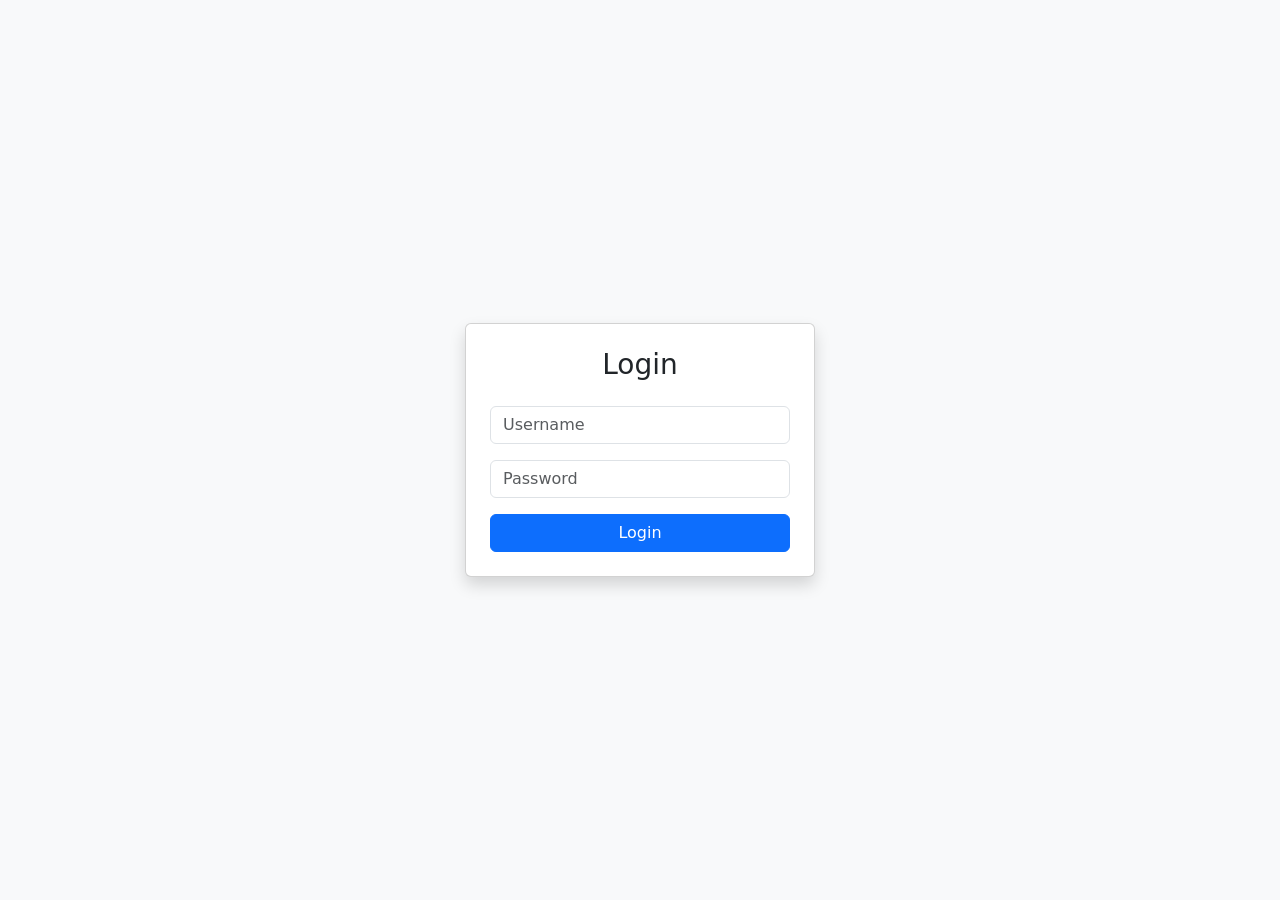
<file: Login/index.html>
<!DOCTYPE html>
<html lang="en">
<head>
    <meta charset="UTF-8">
    <meta name="viewport" content="width=device-width, initial-scale=1.0">
    <title>Login</title>

    <link href="https://cdn.jsdelivr.net/npm/bootstrap@5.3.7/dist/css/bootstrap.min.css" rel="stylesheet">
</head>
<body class="bg-light">

<div class="container d-flex justify-content-center align-items-center vh-100">
    <div class="card shadow p-4" style="width: 350px;">
        <h3 class="text-center mb-4">Login</h3>

        <form action="home.html" method="get">
            <div class="mb-3">
                <input type="text" class="form-control" placeholder="Username" required>
            </div>

            <div class="mb-3">
                <input type="password" class="form-control" placeholder="Password" required>
            </div>

            <button type="submit" class="btn btn-primary w-100">
                Login
            </button>
        </form>
    </div>
</div>

</body>
</html>
</file>
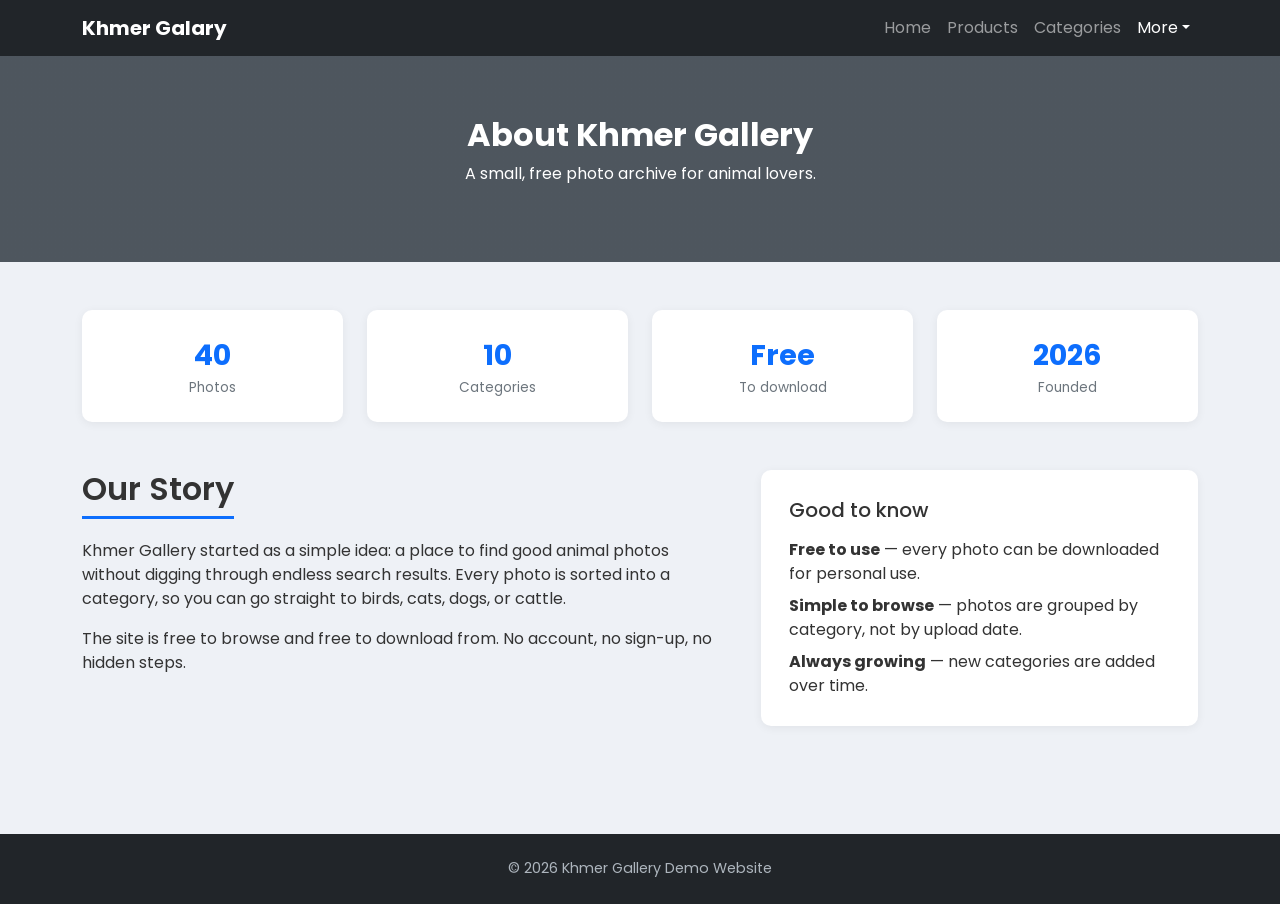
<file: More/About/index.html>
<!doctype html>
<html lang="en">
<head>
    <meta charset="UTF-8" />
    <meta name="viewport" content="width=device-width, initial-scale=1.0" />
    <title>About — Khmer Gallery</title>

    <link href="https://cdn.jsdelivr.net/npm/bootstrap@5.3.8/dist/css/bootstrap.min.css" rel="stylesheet" integrity="sha384-sRIl4kxILFvY47J16cr9ZwB07vP4J8+LH7qKQnuqkuIAvNWLzeN8tE5YBujZqJLB" crossorigin="anonymous">
    <link href="https://fonts.googleapis.com/css2?family=Poppins:wght@400;500;600;700&display=swap" rel="stylesheet">
    <link rel="stylesheet" href="index.css">
    
</head>
<body>

    <nav class="navbar navbar-expand-lg navbar-dark bg-dark sticky-top">
        <div class="container">
            <a class="navbar-brand fw-bold" href="../Home/index.html">Khmer Galary</a>
            <button class="navbar-toggler" type="button" data-bs-toggle="collapse" data-bs-target="#navbarNav">
                <span class="navbar-toggler-icon"></span>
            </button>
            <div class="collapse navbar-collapse" id="navbarNav">
                <ul class="navbar-nav ms-auto">
                    <li class="nav-item"><a class="nav-link" href="../Home/index.html">Home</a></li>
                    <li class="nav-item"><a class="nav-link" href="../Products/index.html">Products</a></li>
                    <li class="nav-item"><a class="nav-link" href="../Categories/index.html">Categories</a></li>
                    <li class="nav-item dropdown">
                        <a class="nav-link dropdown-toggle active" href="#" data-bs-toggle="dropdown">More</a>
                        <ul class="dropdown-menu">
                            <li><a class="dropdown-item active" href="../About/index.html">About</a></li>
                            <li><a class="dropdown-item" href="../Contact/index.html">Contact</a></li>
                            <li><a class="dropdown-item " href="../Help/index.html">Help</a></li>
                        </ul>
                    </li>
                </ul>
            </div>
        </div>
    </nav>

    <div class="page-header">
        <div class="container fade-in">
            <h1>About Khmer Gallery</h1>
            <p>A small, free photo archive for animal lovers.</p>
        </div>
    </div>

    <div class="container py-5">

        <!-- Quick numbers -->
        <div class="row g-4 mb-5">
            <div class="col-6 col-md-3">
                <div class="stat-box fade-in">
                    <div class="number">40</div>
                    <div class="label">Photos</div>
                </div>
            </div>
            <div class="col-6 col-md-3">
                <div class="stat-box fade-in">
                    <div class="number">10</div>
                    <div class="label">Categories</div>
                </div>
            </div>
            <div class="col-6 col-md-3">
                <div class="stat-box fade-in">
                    <div class="number">Free</div>
                    <div class="label">To download</div>
                </div>
            </div>
            <div class="col-6 col-md-3">
                <div class="stat-box fade-in">
                    <div class="number">2026</div>
                    <div class="label">Founded</div>
                </div>
            </div>
        </div>

        <!-- Our story -->
        <div class="row g-5">
            <div class="col-lg-7">
                <div class="section-title"><h2>Our Story</h2></div>
                <p>Khmer Gallery started as a simple idea: a place to find good animal photos without
                   digging through endless search results. Every photo is sorted into a category, so
                   you can go straight to birds, cats, dogs, or cattle.</p>
                <p>The site is free to browse and free to download from. No account, no sign-up,
                   no hidden steps.</p>
            </div>
            <div class="col-lg-5">
                <div class="info-card">
                    <h5 class="mb-3">Good to know</h5>
                    <p class="mb-2"><strong>Free to use</strong> — every photo can be downloaded for personal use.</p>
                    <p class="mb-2"><strong>Simple to browse</strong> — photos are grouped by category, not by upload date.</p>
                    <p class="mb-0"><strong>Always growing</strong> — new categories are added over time.</p>
                </div>
            </div>
        </div>

    </div>

    <footer>© 2026 Khmer Gallery Demo Website</footer>

    <script src="https://cdn.jsdelivr.net/npm/bootstrap@5.3.8/dist/js/bootstrap.bundle.min.js" integrity="sha384-FKyoEForCGlyvwx9Hj09JcYn3nv7wiPVlz7YYwJrWVcXK/BmnVDxM+D2scQbITxI" crossorigin="anonymous"></script>

</body>
</html>
</file>
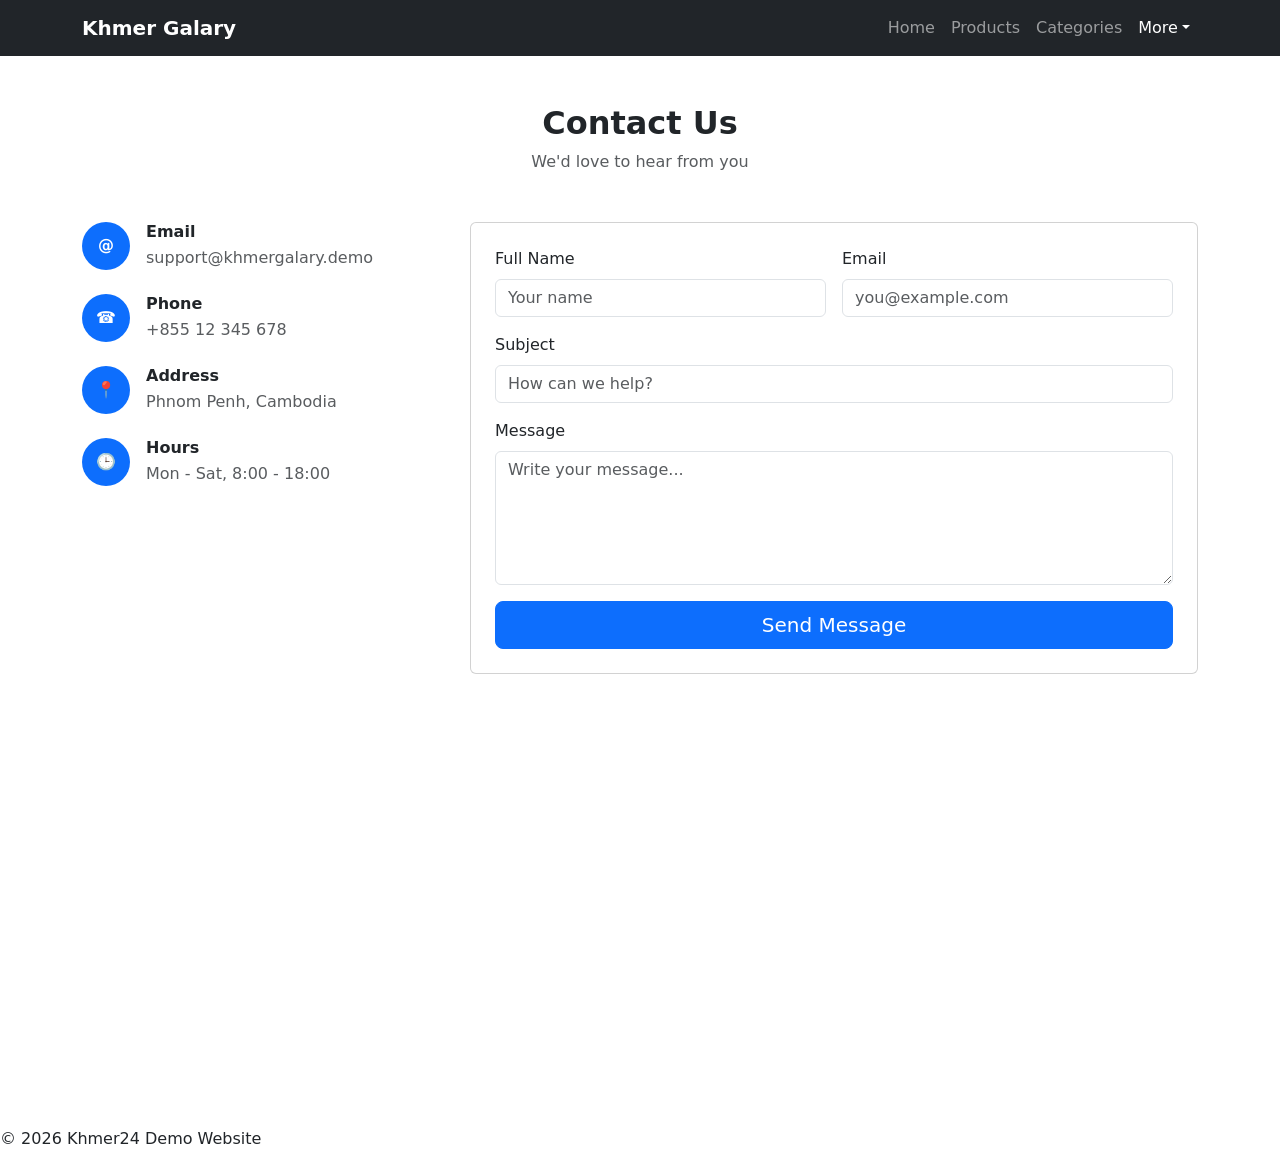
<file: More/Contact/index.html>
<!doctype html>
<html lang="en">
<head>
    <meta charset="UTF-8" />
    <meta name="viewport" content="width=device-width, initial-scale=1.0" />
    <title>Contact - Khmer Galary</title>

    <link href="https://cdn.jsdelivr.net/npm/bootstrap@5.3.8/dist/css/bootstrap.min.css" rel="stylesheet" integrity="sha384-sRIl4kxILFvY47J16cr9ZwB07vP4J8+LH7qKQnuqkuIAvNWLzeN8tE5YBujZqJLB" crossorigin="anonymous">
    <link rel="stylesheet" href="./index.css">
</head>
<body>

    <nav class="navbar navbar-expand-lg navbar-dark bg-dark sticky-top">
        <div class="container">
            <a class="navbar-brand fw-bold" href="../Home/index.html">Khmer Galary</a>
            <button class="navbar-toggler" type="button" data-bs-toggle="collapse" data-bs-target="#navbarNav">
                <span class="navbar-toggler-icon"></span>
            </button>
            <div class="collapse navbar-collapse" id="navbarNav">
                <ul class="navbar-nav ms-auto">
                    <li class="nav-item"><a class="nav-link" href="../Home/index.html">Home</a></li>
                    <li class="nav-item"><a class="nav-link" href="../Products/index.html">Products</a></li>
                    <li class="nav-item"><a class="nav-link" href="../Categories/index.html">Categories</a></li>
                    <li class="nav-item dropdown">
                        <a class="nav-link dropdown-toggle active" href="#" data-bs-toggle="dropdown">More</a>
                        <ul class="dropdown-menu">
                            <li><a class="dropdown-item" href="../About/index.html">About</a></li>
                            <li><a class="dropdown-item active" href="../Contact/index.html">Contact</a></li>
                            <li><a class="dropdown-item" href="../Help/index.html">Help</a></li>
                        </ul>
                    </li>
                </ul>
            </div>
        </div>
    </nav>

    <div class="container py-5">
        <h2 class="text-center fw-bold mb-2">Contact Us</h2>
        <p class="text-center text-muted mb-5">We'd love to hear from you</p>

        <div class="row g-5">

            <!-- Contact info -->
            <div class="col-lg-4">
                <div class="d-flex align-items-start gap-3 mb-4">
                    <div class="contact-icon-box">@</div>
                    <div>
                        <h6 class="fw-bold mb-1">Email</h6>
                        <p class="text-muted mb-0">support@khmergalary.demo</p>
                    </div>
                </div>
                <div class="d-flex align-items-start gap-3 mb-4">
                    <div class="contact-icon-box">☎</div>
                    <div>
                        <h6 class="fw-bold mb-1">Phone</h6>
                        <p class="text-muted mb-0">+855 12 345 678</p>
                    </div>
                </div>
                <div class="d-flex align-items-start gap-3 mb-4">
                    <div class="contact-icon-box">📍</div>
                    <div>
                        <h6 class="fw-bold mb-1">Address</h6>
                        <p class="text-muted mb-0">Phnom Penh, Cambodia</p>
                    </div>
                </div>
                <div class="d-flex align-items-start gap-3">
                    <div class="contact-icon-box">🕒</div>
                    <div>
                        <h6 class="fw-bold mb-1">Hours</h6>
                        <p class="text-muted mb-0">Mon - Sat, 8:00 - 18:00</p>
                    </div>
                </div>
            </div>

            <!-- Contact form -->
            <div class="col-lg-8">
                <div class="card p-4">
                    <form>
                        <div class="row g-3">
                            <div class="col-md-6">
                                <label class="form-label">Full Name</label>
                                <input type="text" class="form-control" placeholder="Your name">
                            </div>
                            <div class="col-md-6">
                                <label class="form-label">Email</label>
                                <input type="email" class="form-control" placeholder="you@example.com">
                            </div>
                            <div class="col-12">
                                <label class="form-label">Subject</label>
                                <input type="text" class="form-control" placeholder="How can we help?">
                            </div>
                            <div class="col-12">
                                <label class="form-label">Message</label>
                                <textarea class="form-control" rows="5" placeholder="Write your message..."></textarea>
                            </div>
                            <div class="col-12">
                                <button type="submit" class="btn btn-primary btn-lg w-100">Send Message</button>
                            </div>
                        </div>
                    </form>
                </div>
            </div>
        </div>

        <!-- Map placeholder -->
        <div class="mt-5 rounded overflow-hidden">
            <iframe
                src="https://www.google.com/maps?q=Phnom%20Penh,Cambodia&output=embed"
                width="100%" height="350" style="border:0;" allowfullscreen="" loading="lazy">
            </iframe>
        </div>
    </div>

    <footer>© 2026 Khmer24 Demo Website</footer>

    <script src="https://cdn.jsdelivr.net/npm/bootstrap@5.3.8/dist/js/bootstrap.bundle.min.js" integrity="sha384-FKyoEForCGlyvwx9Hj09JcYn3nv7wiPVlz7YYwJrWVcXK/BmnVDxM+D2scQbITxI" crossorigin="anonymous"></script>
</body>
</html>
</file>
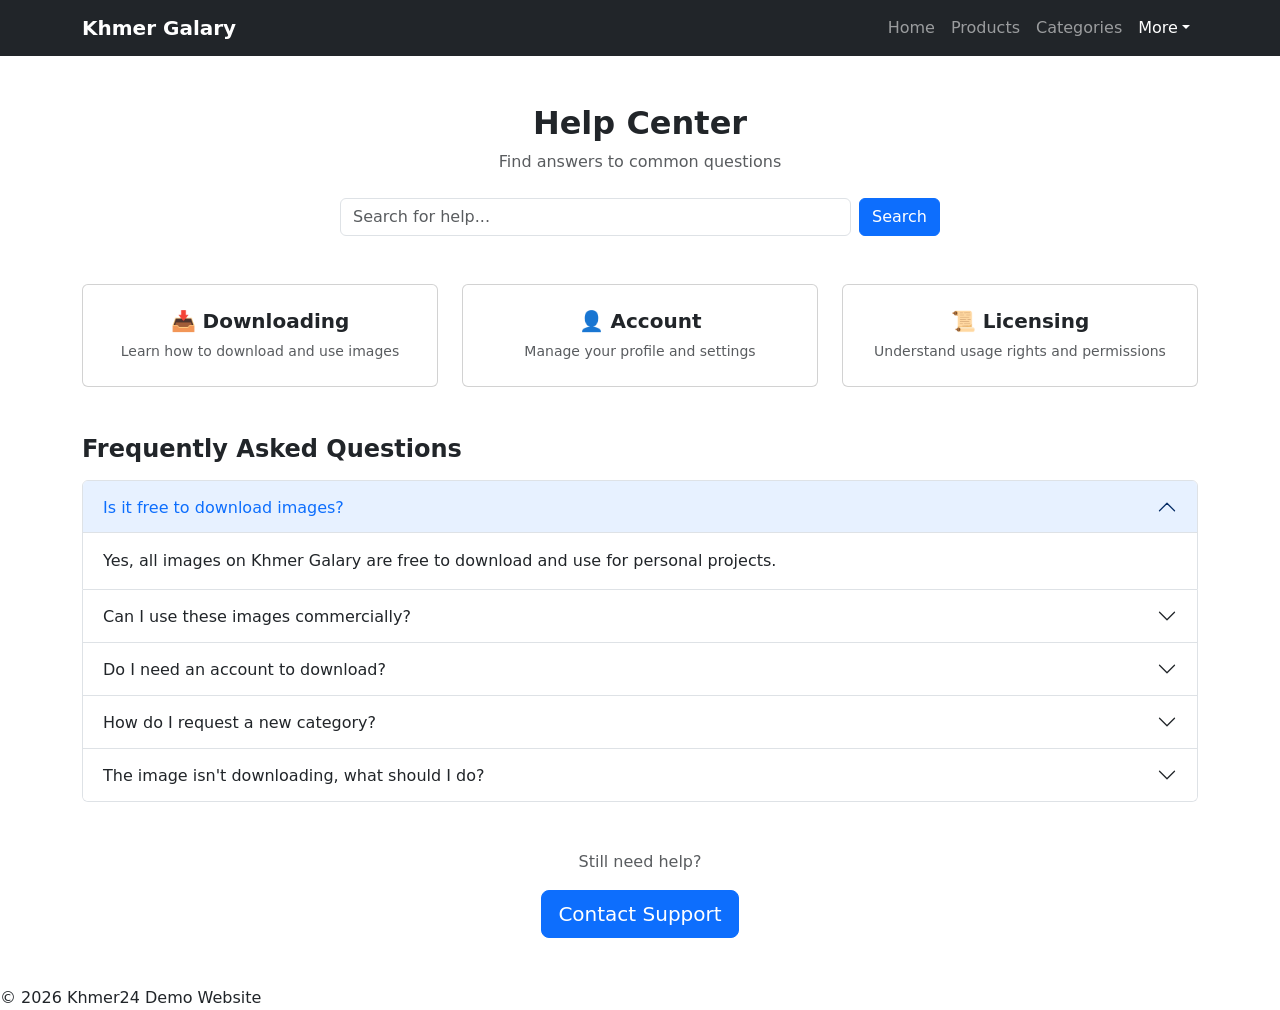
<file: More/Help/index.html>
<!doctype html>
<html lang="en">
<head>
    <meta charset="UTF-8" />
    <meta name="viewport" content="width=device-width, initial-scale=1.0" />
    <title>Help - Khmer Galary</title>

    <link href="https://cdn.jsdelivr.net/npm/bootstrap@5.3.8/dist/css/bootstrap.min.css" rel="stylesheet" integrity="sha384-sRIl4kxILFvY47J16cr9ZwB07vP4J8+LH7qKQnuqkuIAvNWLzeN8tE5YBujZqJLB" crossorigin="anonymous">
    <link rel="stylesheet" href="./index.css">
    
</head>
<body>

    <nav class="navbar navbar-expand-lg navbar-dark bg-dark sticky-top">
        <div class="container">
            <a class="navbar-brand fw-bold" href="../Home/index.html">Khmer Galary</a>
            <button class="navbar-toggler" type="button" data-bs-toggle="collapse" data-bs-target="#navbarNav">
                <span class="navbar-toggler-icon"></span>
            </button>
            <div class="collapse navbar-collapse" id="navbarNav">
                <ul class="navbar-nav ms-auto">
                    <li class="nav-item"><a class="nav-link" href="../Home/index.html">Home</a></li>
                    <li class="nav-item"><a class="nav-link" href="../Products/index.html">Products</a></li>
                    <li class="nav-item"><a class="nav-link" href="../Categories/index.html">Categories</a></li>
                    <li class="nav-item dropdown">
                        <a class="nav-link dropdown-toggle active" href="#" data-bs-toggle="dropdown">More</a>
                        <ul class="dropdown-menu">
                            <li><a class="dropdown-item" href="../About/index.html">About</a></li>
                            <li><a class="dropdown-item" href="../Contact/index.html">Contact</a></li>
                            <li><a class="dropdown-item active" href="../Help/index.html">Help</a></li>
                        </ul>
                    </li>
                </ul>
            </div>
        </div>
    </nav>

    <div class="container py-5">
        <h2 class="text-center fw-bold mb-2">Help Center</h2>
        <p class="text-center text-muted mb-4">Find answers to common questions</p>

        <div class="help-search mb-5">
            <form class="d-flex" role="search">
                <input class="form-control me-2" type="search" placeholder="Search for help...">
                <button class="btn btn-primary" type="submit">Search</button>
            </form>
        </div>

        <!-- Quick links -->
        <div class="row g-4 mb-5 text-center">
            <div class="col-md-4">
                <div class="card p-4 h-100">
                    <h5 class="fw-bold">📥 Downloading</h5>
                    <p class="text-muted mb-0 small">Learn how to download and use images</p>
                </div>
            </div>
            <div class="col-md-4">
                <div class="card p-4 h-100">
                    <h5 class="fw-bold">👤 Account</h5>
                    <p class="text-muted mb-0 small">Manage your profile and settings</p>
                </div>
            </div>
            <div class="col-md-4">
                <div class="card p-4 h-100">
                    <h5 class="fw-bold">📜 Licensing</h5>
                    <p class="text-muted mb-0 small">Understand usage rights and permissions</p>
                </div>
            </div>
        </div>

        <!-- FAQ Accordion -->
        <h4 class="fw-bold mb-3">Frequently Asked Questions</h4>
        <div class="accordion" id="faqAccordion">

            <div class="accordion-item">
                <h2 class="accordion-header">
                    <button class="accordion-button" type="button" data-bs-toggle="collapse" data-bs-target="#faq1">
                        Is it free to download images?
                    </button>
                </h2>
                <div id="faq1" class="accordion-collapse collapse show" data-bs-parent="#faqAccordion">
                    <div class="accordion-body">
                        Yes, all images on Khmer Galary are free to download and use for personal projects.
                    </div>
                </div>
            </div>

            <div class="accordion-item">
                <h2 class="accordion-header">
                    <button class="accordion-button collapsed" type="button" data-bs-toggle="collapse" data-bs-target="#faq2">
                        Can I use these images commercially?
                    </button>
                </h2>
                <div id="faq2" class="accordion-collapse collapse" data-bs-parent="#faqAccordion">
                    <div class="accordion-body">
                        Please check the license listed on each image's product page. Most are free for
                        personal use; commercial use may require attribution or a separate license.
                    </div>
                </div>
            </div>

            <div class="accordion-item">
                <h2 class="accordion-header">
                    <button class="accordion-button collapsed" type="button" data-bs-toggle="collapse" data-bs-target="#faq3">
                        Do I need an account to download?
                    </button>
                </h2>
                <div id="faq3" class="accordion-collapse collapse" data-bs-parent="#faqAccordion">
                    <div class="accordion-body">
                        No account is required. Just click the download button on any image.
                    </div>
                </div>
            </div>

            <div class="accordion-item">
                <h2 class="accordion-header">
                    <button class="accordion-button collapsed" type="button" data-bs-toggle="collapse" data-bs-target="#faq4">
                        How do I request a new category?
                    </button>
                </h2>
                <div id="faq4" class="accordion-collapse collapse" data-bs-parent="#faqAccordion">
                    <div class="accordion-body">
                        Reach out through our <a href="../Contact/index.html">Contact page</a> and let us know
                        what category you'd like to see added.
                    </div>
                </div>
            </div>

            <div class="accordion-item">
                <h2 class="accordion-header">
                    <button class="accordion-button collapsed" type="button" data-bs-toggle="collapse" data-bs-target="#faq5">
                        The image isn't downloading, what should I do?
                    </button>
                </h2>
                <div id="faq5" class="accordion-collapse collapse" data-bs-parent="#faqAccordion">
                    <div class="accordion-body">
                        Try refreshing the page or using a different browser. If the problem continues,
                        contact our support team with the image name.
                    </div>
                </div>
            </div>
        </div>

        <div class="text-center mt-5">
            <p class="text-muted">Still need help?</p>
            <a href="../Contact/index.html" class="btn btn-primary btn-lg">Contact Support</a>
        </div>
    </div>

    <footer>© 2026 Khmer24 Demo Website</footer>

    <script src="https://cdn.jsdelivr.net/npm/bootstrap@5.3.8/dist/js/bootstrap.bundle.min.js" integrity="sha384-FKyoEForCGlyvwx9Hj09JcYn3nv7wiPVlz7YYwJrWVcXK/BmnVDxM+D2scQbITxI" crossorigin="anonymous"></script>
</body>
</html>
</file>
<file: More/About/index.css>
body {
            background: #eef1f6;
            font-family: 'Poppins', sans-serif;
            color: #333;
        }
        .page-header {
            padding: 60px 0;
            text-align: center;
            color: #fff;
            background:
                linear-gradient(rgba(10, 20, 30, 0.7), rgba(10, 20, 30, 0.7)),
                url('https://a-z-animals.com/media/2021/04/Cutest-Animals_-Meerkat-1024x535.jpg');
            background-size: cover;
            background-position: center;
        }
        .page-header h1 {
            font-weight: 700;
            font-size: 2rem;
            margin-bottom: 8px;
        }

        .stat-box {
            background: #fff;
            border-radius: 10px;
            padding: 24px;
            text-align: center;
            box-shadow: 0 2px 10px rgba(0, 0, 0, 0.06);
        }
        .stat-box .number {
            font-weight: 700;
            font-size: 1.8rem;
            color: #0d6efd;
        }
        .stat-box .label {
            font-size: 0.85rem;
            color: #6c757d;
        }

        .info-card {
            background: #fff;
            border-radius: 10px;
            padding: 28px;
            box-shadow: 0 2px 10px rgba(0, 0, 0, 0.06);
        }

        .section-title h2 {
            font-weight: 600;
            display: inline-block;
            padding-bottom: 8px;
            border-bottom: 3px solid #0d6efd;
            margin-bottom: 20px;
        }

        footer {
            background: #212529;
            color: #adb5bd;
            text-align: center;
            padding: 24px;
            margin-top: 60px;
            font-size: 0.9rem;
        }
</file>
<file: More/Contact/index.css>
.contact-icon-box {
width: 48px;
height: 48px;
border-radius: 50%;
background: #0d6efd;
color: #fff;
display: flex;
align-items: center;
justify-content: center;
font-weight: 700;
flex-shrink: 0;
}
</file>
<file: More/Help/index.css>
.help-search {
max-width: 600px;
margin: 0 auto;
}
.accordion-button:not(.collapsed) {
background-color: #e7f1ff;
color: #0d6efd;
}
</file>
